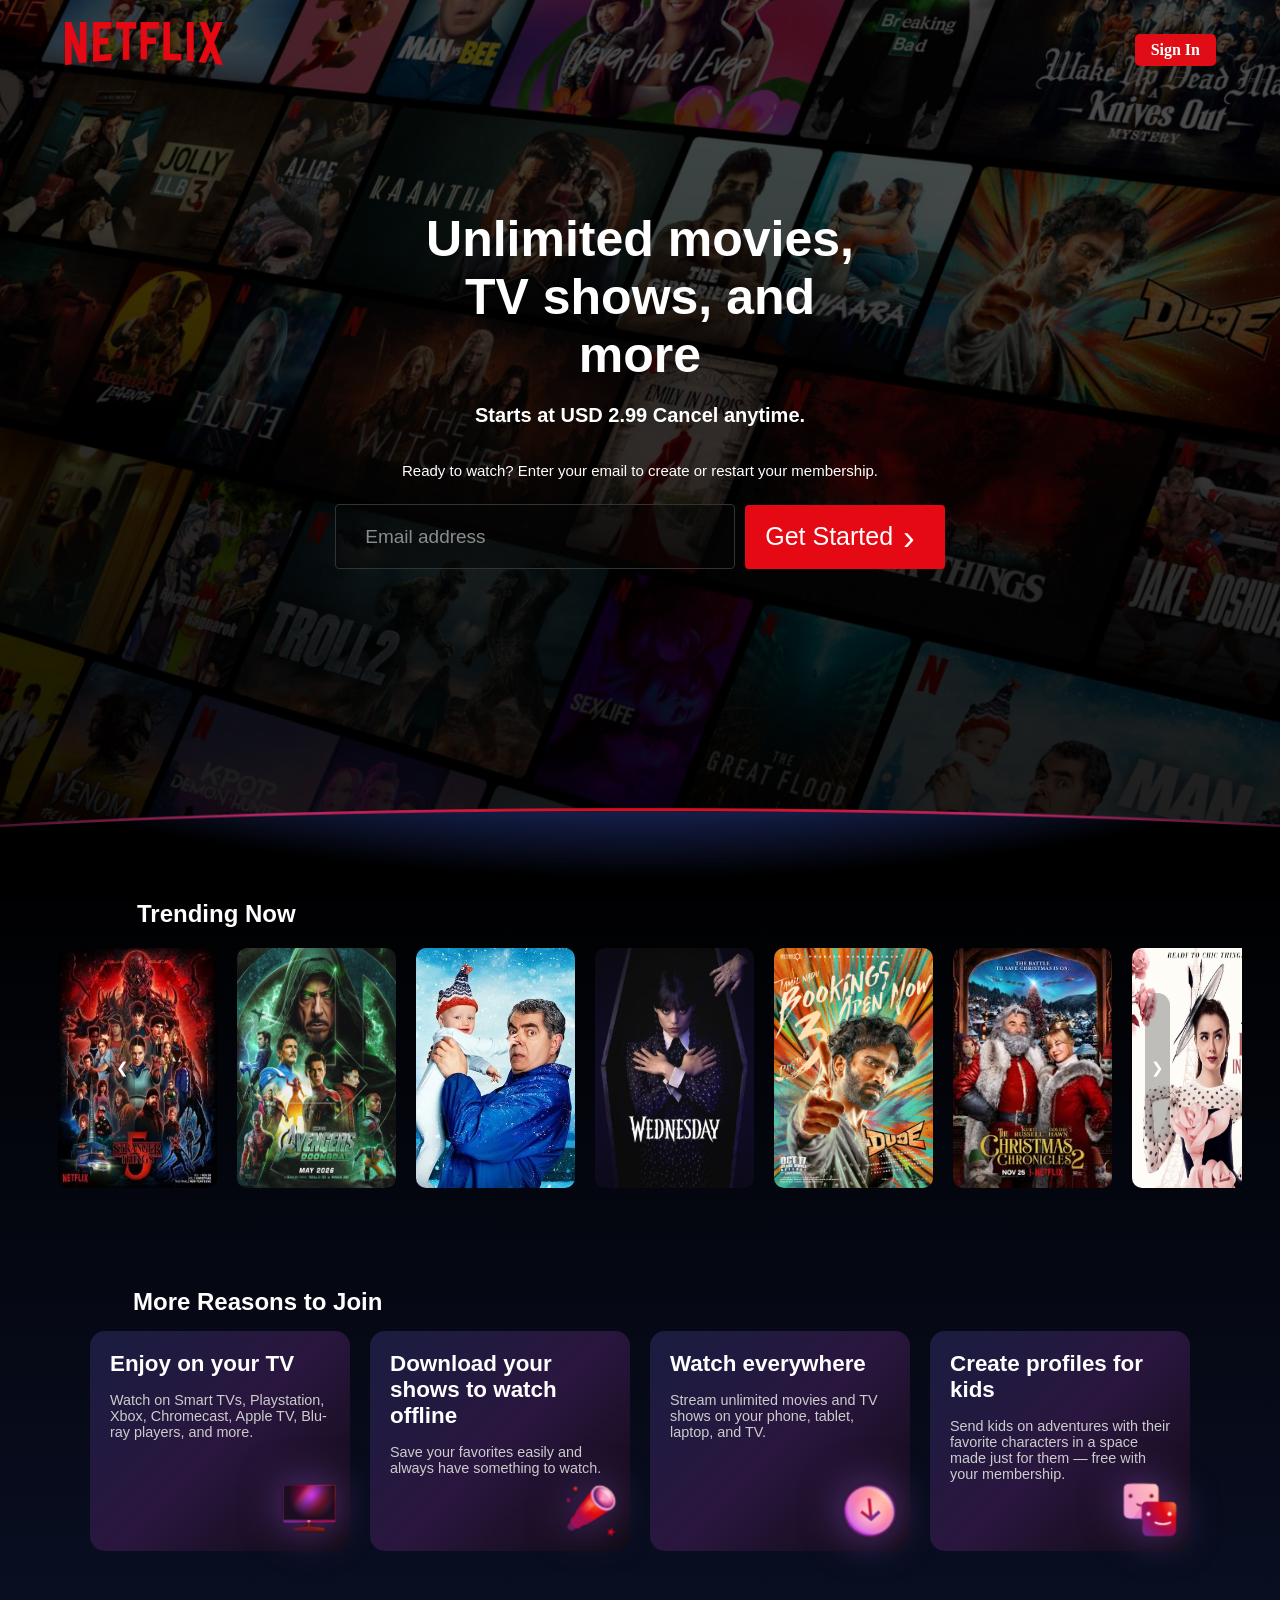
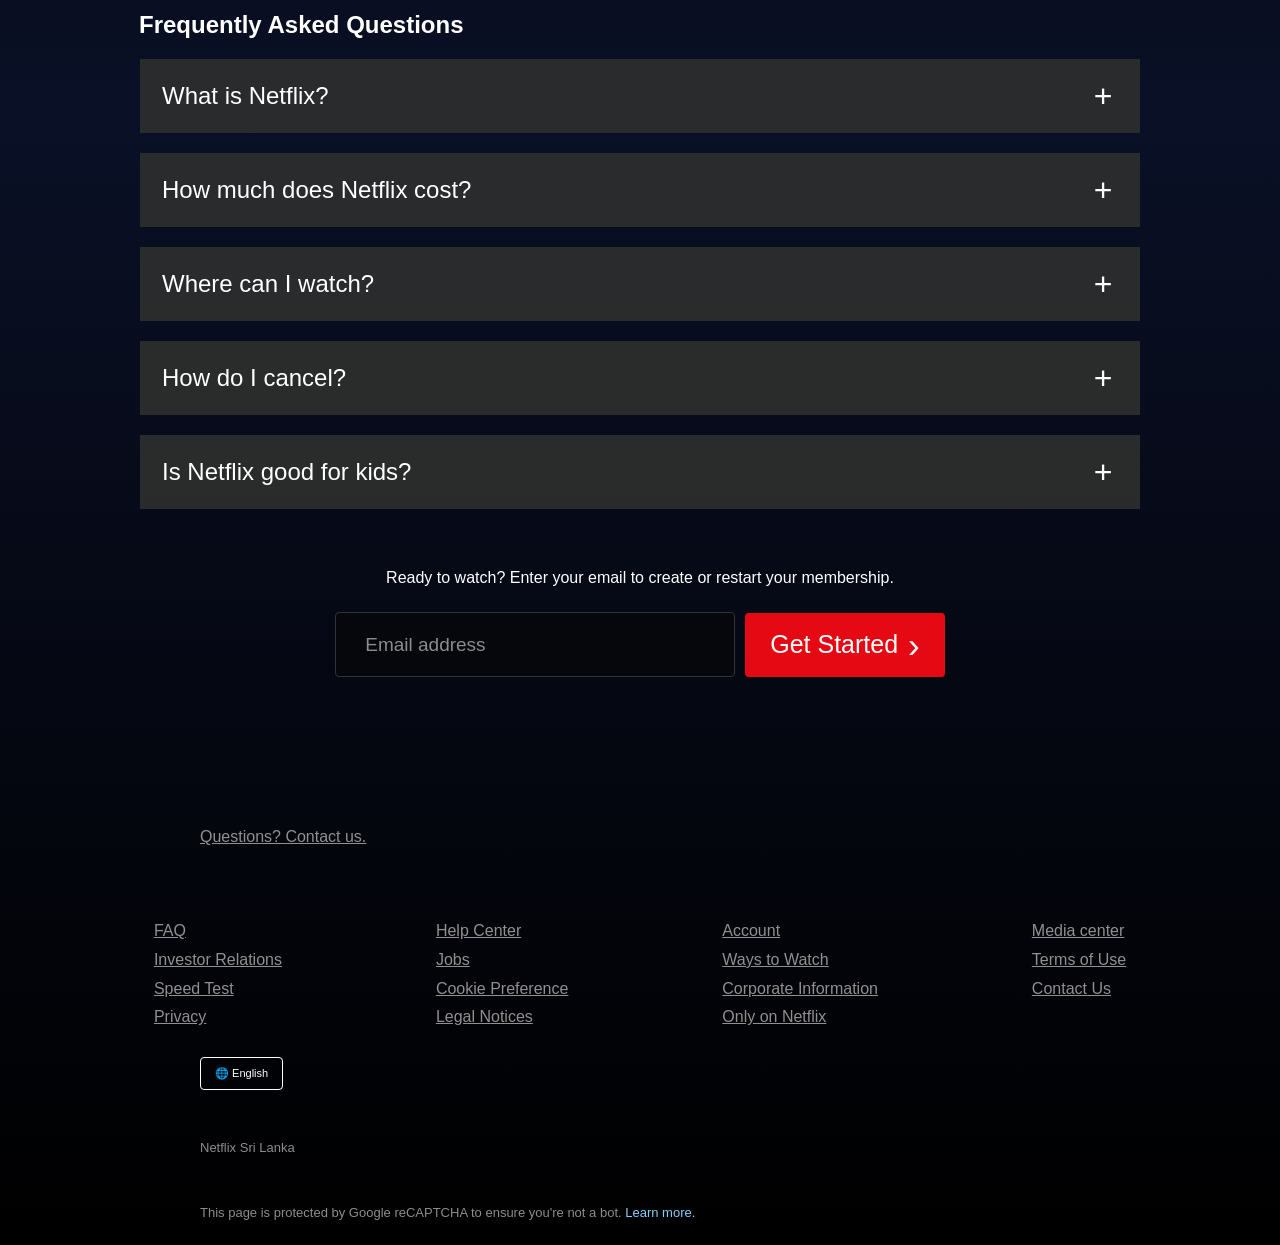
<file: index.html>
<!DOCTYPE html>
<html lang="en">

<head>
  <meta charset="UTF-8">
  <meta name="viewport" content="width=device-width, initial-scale=1.0">
  <title> Netflix Sri Lanka - Watch TV Shows Online, Watch Movies Online </title>
  <link rel="icon" href="Other Main/title_logo.png" type="image/png">
  <link rel="stylesheet" href="index.css">
</head>

<body>
  <header class="container">
    <nav> <a class="logo" href="#"><img src="Other Main/logo.png" alt=""></a> <a class="login_btn"
        href="login.html">Sign
        In</a> </nav>
  </header>
  <section class="hero">
    <div class="content2">
      <p class="p1"> Unlimited movies,<br> TV shows, and <br>more </p>
      <p class="p2"> <b>Starts at USD 2.99 Cancel anytime.</b> </p>
      <p class="p3"> Ready to watch? Enter your email to create or restart your membership. </p>
      <div class="hero-form">
        <div class="input-box">
          <input type="email" required /> <label>Email address</label>
        </div>
        <a class="btn" href="#"> Get Started <p class="symbol"> › </p> </a>
      </div>
    </div>
  </section>

  <section class="trending">
    <h1>
      Trending Now
    </h1>
    <div class="slider">
      <button class="nav2 left" id="leftBtn">&#10094;</button>

      <div class="gallery" id="gallery">

        <img src="Trending Images/Stranger Things.png" alt="Stranger Things Season 2" onclick="openModal('overlay1')">

        <img src="Trending Images/Avengers Doomsday.png" alt="Avengers Doomsday" onclick="openModal('overlay2')">

        <img src="Trending Images/Man vs Baby.png" alt="Man vs Baby" onclick="openModal('overlay3')">

        <img src="Trending Images/Wednesday.png" alt="Wednesday Season 2" onclick="openModal('overlay4')">

        <img src="Trending Images/Dude.png" alt="Dude" onclick="openModal('overlay5')">

        <img src="Trending Images/The Christmas Chronicles.jpg" alt="The Christmas Chronicles"
          onclick="openModal('overlay6')">

        <img src="Trending Images/Emily-in-Paris.jpg" alt="Emily in Paris" onclick="openModal('overlay7')">

        <img src="Trending Images/The Croods.png" alt="The Croods" onclick="openModal('overlay8')">


      </div>

      <button class="nav2 right" id="rightBtn">&#10095;</button>
    </div>
  </section>

  <!-- Stranger Things Overlay -->
  <div class="overlay" id="overlay1">
    <div class="modal">


      <div class="overlay_Background">

        <img src="Overlay Images/Stranger Things Season 5 Overlay.png" alt="Stranger Things Season 5">
        <span class="close" onclick="closeModal('overlay1')">×</span>

      </div>

      <div class="banner1">
        <div class="content">
          <h1>STRANGER THINGS</h1>

          <div class="tags">
            <span>2025</span>
            <span>18+</span>
            <span>Show</span>
            <span>Horror</span>
            <span>Sci-Fi</span>
            <span>Dramas</span>
          </div>

          <p>
            When a young boy vanishes, a small town uncovers a mystery involving
            secret experiments, terrifying supernatural forces and one strange little girl.
          </p>

          <button class="cta">Get Started →</button>
        </div>
      </div>
    </div>
  </div>




  <!-- Avengers Doctor Doom Overlay -->
  <div class="overlay" id="overlay2">
    <div class="modal">
      <span class="close" onclick="closeModal('overlay2')">×</span>

      <div class="overlay_Background">
        <img src="Overlay Images/Dooms Day Overlay.png" alt="Avengers:DoomsDay">
        <div class="blur-bottom2"></div>
      </div>

      <div class="banner2">
        <div class="content">
          <h1>AVENGERS: DOOMSDAY</h1>

          <div class="tags">
            <span>2026</span>
            <span>18+</span>
            <span>Show</span>
            <span>Adventure</span>
            <span>Sci-Fi</span>
            <span>Dramas</span>
          </div>

          <p>
            Earth’s mightiest heroes face their greatest threat yet as Doctor Doom rises.
          </p>

          <button class="cta">Get Started →</button>
        </div>
      </div>
    </div>
  </div>

  <!-- Man VS Baby Overlay -->
  <div class="overlay" id="overlay3">
    <div class="modal">
      <span class="close" onclick="closeModal('overlay3')">×</span>

      <div class="overlay_Background">
        <img src="Overlay Images/Man vs Baby overlay.png" alt="Man vs Baby overlay">
        <div class="blur-bottom3"></div>
      </div>

      <div class="banner3">
        <div class="content">
          <h1>Man VS Baby Overlay</h1>

          <div class="tags">
            <span>2025</span>
            <span>7+</span>
            <span>Show</span>
            <span>Comedies</span>

          </div>

          <p>
            As Christmas approaches, a blundering-all-the-way dad juggles housesitting a posh London penthouse with an
            unexpected pickle: caring for a lost baby.
          </p>

          <button class="cta">Get Started →</button>
        </div>
      </div>
    </div>
  </div>


  <!-- Wednesday Season 2 Overlay -->
  <div class="overlay" id="overlay4">
    <div class="modal">
      <span class="close" onclick="closeModal('overlay4')">×</span>

      <div class="overlay_Background">
        <img src="Overlay Images/Wednesday Season 2 Overlay.png" alt="Wednesday Season 2 Overlay">
        <div class="blur-bottom4"></div>
      </div>

      <div class="banner4">
        <div class="content">
          <h1> Wednesday Season 2</h1>

          <div class="tags">
            <span>2025</span>
            <span>18+</span>
            <span>Show</span>
            <span>Comedies</span>
            <span>Fantacy</span>
            <span>Mysteries</span>
          </div>

          <p>
            Smart, sarcastic and a little dead inside, Wednesday Addams investigates twisted mysteries while making new
            friends and foes at Nevermore Academy.
          </p>

          <button class="cta">Get Started →</button>
        </div>
      </div>
    </div>
  </div>

  <!-- Dude Overlay -->
  <div class="overlay" id="overlay5">
    <div class="modal">
      <span class="close" onclick="closeModal('overlay5')">×</span>

      <div class="overlay_Background">
        <img src="Overlay Images/Dude Overlay.png" alt="Dude Overlay">
        <div class="blur-bottom5"></div>
      </div>

      <div class="banner5">
        <div class="content">
          <h1>Dude</h1>

          <div class="tags">
            <span>2025</span>
            <span>13+</span>
            <span>Movie</span>
            <span>Comedies</span>
            <span>Romance</span>
          </div>

          <p>
            Childhood friends Agan and Kural reach a crossroads when unexpected feelings and family pressure threaten to
            upend their relationship.
          </p>

          <button class="cta">Get Started →</button>
        </div>
      </div>
    </div>
  </div>

  <!-- The Christmas Chronicles -->
  <div class="overlay" id="overlay6">
    <div class="modal">
      <span class="close" onclick="closeModal('overlay6')">×</span>

      <div class="overlay_Background">
        <img src="Overlay Images/The-Christmas-Chronicles overlay.png" alt="The-Christmas-Chronicles overlay">
        <div class="blur-bottom6"></div>
      </div>

      <div class="banner6">
        <div class="content">
          <h1>The Christmas Chronicles</h1>

          <div class="tags">
            <span>2026</span>
            <span>PG</span>
            <span>Movie</span>
            <span>Adventure</span>
            <span>Comedy</span>
            <span>Family</span>
          </div>

          <p>
            Follow the magical adventure of two siblings who team up with Santa Claus to save Christmas, encountering
            fun, and heartwarming moments along the way.
          </p>


          <button class="cta">Get Started →</button>
        </div>
      </div>
    </div>
  </div>

  <!-- Emily in Paris Overlay -->
  <div class="overlay" id="overlay7">
    <div class="modal">
      <span class="close" onclick="closeModal('overlay7')">×</span>

      <div class="overlay_Background">
        <img src="Overlay Images/Emily in paris Season 4 Overlay.png" alt="Emily in paris Season 4 Overlay">
        <div class="blur-bottom7"></div>
      </div>

      <div class="banner7">
        <div class="content">
          <h1>Emily in paris Season 4</h1>

          <div class="tags">
            <span>2026</span>
            <span>18+</span>
            <span>Show</span>
            <span>Comedies</span>
            <span>Romance</span>
            <span>Dramas</span>
          </div>

          <p>
            New passions. New fashions. New Emily? A plucky American marketing whiz spreads her wings in life and love
            after landing her dream job in Paris.
          </p>

          <button class="cta">Get Started →</button>
        </div>
      </div>
    </div>
  </div>

  <!-- The Croods Overlay -->
  <div class="overlay" id="overlay8">
    <div class="modal">
      <span class="close" onclick="closeModal('overlay8')">×</span>

      <div class="overlay_Background">
        <img src="Overlay Images/The Croods overlay.png" alt="The Croods overlay">
        <div class="blur-bottom8"></div>
      </div>

      <div class="banner8">
        <div class="content">
          <h1>The Croods 2</h1>

          <div class="tags">
            <span>2026</span>
            <span>PG</span>
            <span>Movie</span>
            <span>Adventure</span>
            <span>Animation</span>
            <span>Family</span>
          </div>

          <p>
            Join the Croods family on a thrilling journey as they explore new worlds, face hilarious challenges, and
            discover the true meaning of family and courage.
          </p>


          <button class="cta">Get Started →</button>
        </div>
      </div>
    </div>
  </div>




  <section class="reasons">
    <h1>More Reasons to Join</h1>
    <div class="cards-container">
      <div class="card">
        <h2>Enjoy on your TV</h2>
        <p>Watch on Smart TVs, Playstation, Xbox, Chromecast, Apple TV, Blu-ray players, and more.</p>
        <img src="Icon Images/icon1.png" alt="TV icon" class="mockup">
      </div>

      <div class="card">
        <h2>Download your shows to watch offline</h2>
        <p>Save your favorites easily and always have something to watch.</p>
        <img src="Icon Images/icon2.png" alt="TV icon" class="mockup">
      </div>

      <div class="card">
        <h2>Watch everywhere</h2>
        <p>Stream unlimited movies and TV shows on your phone, tablet, laptop, and TV.</p>
        <img src="Icon Images/icon3.png" alt="TV icon" class="mockup">
      </div>

      <div class="card">
        <h2>Create profiles for kids</h2>
        <p>Send kids on adventures with their favorite characters in a space made just for them — free with your
          membership.</p>
        <img src="Icon Images/icon4.png" alt="TV icon" class="mockup">
      </div>
    </div>
  </section>




  <!--Frequently Asked Questions Hide-->
  <section class="content3">
    <h1>Frequently Asked Questions</h1>

    <div class="faq-item">
      <div class="bar">
        <p>What is Netflix?</p>
        <span>+</span>
      </div>
      <div class="bar_hidden">
        <p>Netflix is a streaming service that offers a wide variety of award-winning TV shows, movies, anime,
          documentaries, and more.</p>
        <p>You can watch as much as you want, whenever you want — all for one low monthly price.</p>
      </div>
    </div>

    <div class="faq-item">
      <div class="bar">
        <p>How much does Netflix cost?</p>
        <span>+</span>
      </div>
      <div class="bar_hidden">
        <p>Plans range from USD 2.99 to USD 9.99 per month.</p>
      </div>
    </div>

    <div class="faq-item">
      <div class="bar">
        <p>Where can I watch?</p>
        <span>+</span>
      </div>
      <div class="bar_hidden">
        <p>Watch anywhere on phones, tablets, laptops, Smart TVs, and more.</p>
      </div>
    </div>

    <div class="faq-item">
      <div class="bar">
        <p>How do I cancel?</p>
        <span>+</span>
      </div>
      <div class="bar_hidden">
        <p>You can cancel anytime online with no fees.</p>
      </div>
    </div>

    <div class="faq-item">
      <div class="bar">
        <p>Is Netflix good for kids?</p>
        <span>+</span>
      </div>
      <div class="bar_hidden">
        <p>
          Netflix Kids includes parental controls and child-friendly content.
        </p>
      </div>
    </div>

  </section>

  <footer>
    <p class="p1">Ready to watch? Enter your email to create or restart your membership.</p>
    <div class="footer-form">
      <div class="input-box2">
        <input type="email" required /> <label>Email address</label>
      </div>
      <a class="btn2" href="#"> Get Started <p class="symbol2"> › </p>
      </a>
    </div>

    <a href="#" class="a1">Questions? Contact us.</a>

    <div class="content4">
      <div class="block1">
        <a href="#">FAQ</a><br>
        <a href="#">Investor Relations</a><br>
        <a href="#">Speed Test</a><br>
        <a href="#">Privacy</a><br>
      </div>

      <div class="block2">
        <a href="#">Help Center</a><br>
        <a href="#">Jobs</a><br>
        <a href="#">Cookie Preference</a><br>
        <a href="#">Legal Notices</a><br>
      </div>

      <div class="block3">
        <a href="#">Account</a><br>
        <a href="#">Ways to Watch</a><br>
        <a href="#">Corporate Information</a><br>
        <a href="#">Only on Netflix</a><br>
      </div>

      <div class="block4">
        <a href="#">Media center</a><br>
        <a href="#">Terms of Use</a><br>
        <a href="#">Contact Us</a><br>
      </div>
    </div>

    <div class="language-selector">
      <button class="lang-btn">🌐 English</button>
      <ul class="lang-menu">
        <li data-lang="en">English</li>
      </ul>
    </div>

    <div class="last">
      <p>
        Netflix Sri Lanka
      </p>
      <p>This page is protected by Google reCAPTCHA to ensure you're not a bot. <a class="a-notice" id="a-notice">Learn more.</a></p>
    </div>
    
  <div class="hidden_msg" id="hidden_msg">
    The information collected by Google reCAPTCHA is subject to the Google <a
      href="https://policies.google.com/privacy">Privacy Policy</a> and <a
      href="https://policies.google.com/terms">Terms of Service</a>, and is used for providing,
    maintaining, and improving the reCAPTCHA service and for general security purposes (it is not used
    for personalized advertising by Google).
  </div>

  </footer>





  <script>

    const gallery = document.getElementById("gallery");
    const leftBtn = document.getElementById("leftBtn");
    const rightBtn = document.getElementById("rightBtn");

    function updateButtons() {
      // show left button only if scrolled
      leftBtn.style.display = gallery.scrollLeft > 0 ? "block" : "none";

      // hide right button if end reached
      if (gallery.scrollLeft + gallery.clientWidth >= gallery.scrollWidth) {
        rightBtn.style.display = "none";
      } else {
        rightBtn.style.display = "block";
      }
    }

    rightBtn.addEventListener("click", () => {
      gallery.scrollLeft += gallery.offsetWidth / 4;
      setTimeout(updateButtons, 300);
    });

    leftBtn.addEventListener("click", () => {
      gallery.scrollLeft -= gallery.offsetWidth / 4;
      setTimeout(updateButtons, 300);
    });


    //Overlay 
    function openModal(id) {
      document.getElementById(id).style.display = "flex";
      document.querySelector(".nav2.left").style.display = "none";
      document.querySelector(".nav2.right").style.display = "none";
    }

    function closeModal(id) {
      document.getElementById(id).style.display = "none";
      document.querySelector(".nav2.left").style.display = "block";
      document.querySelector(".nav2.right").style.display = "block";
    }


    document.querySelectorAll(".bar").forEach(bar => {
      bar.addEventListener("click", () => {
        const answer = bar.nextElementSibling;
        const icon = bar.querySelector("span");

        const isOpen = answer.style.display === "block";

        // Close all
        document.querySelectorAll(".bar_hidden").forEach(b => b.style.display = "none");
        document.querySelectorAll(".bar span").forEach(s => s.textContent = "+");

        // Open current
        if (!isOpen) {
          answer.style.display = "block";
          icon.textContent = "×";
        }
      });
    });

    function openModal(id) {
      document.body.style.overflow = "hidden";
      document.getElementById(id).style.display = "flex";
    }

    function closeModal(id) {
      document.body.style.overflow = "auto";
      document.getElementById(id).style.display = "none";
    }

    const selector = document.querySelector(".language-selector");
    const button = document.querySelector(".lang-btn");
    const items = document.querySelectorAll(".lang-menu li");

    button.addEventListener("click", () => {
      selector.classList.toggle("active");
    });

    items.forEach(item => {
      item.addEventListener("click", () => {
        const lang = item.dataset.lang;
        button.textContent = "🌐 " + item.textContent;
        selector.classList.remove("active");

        // Example action
        console.log("Language selected:", lang);
      });
    });

    // Close when clicking outside
    document.addEventListener("click", (e) => {
      if (!selector.contains(e.target)) {
        selector.classList.remove("active");
      }
    });

    const a_notice = document.getElementById("a-notice");
    const hiddenContent = document.getElementById("hidden_msg");

    a_notice.addEventListener("click", function () {
      if (hiddenContent.style.display === "none") {
        hiddenContent.style.display = "block";
        a_notice.textContent = "";
      } else {
        hiddenContent.style.display = "none";
      }
    });


  </script>

</body>

</html>
</file>
<file: index.css>
* {
    margin: 0;
    padding: 0;
    box-sizing: border-box;

}

body {
    background: linear-gradient(180deg,
            #000000 30%,
            #0a1026 60%,
            #000000 100%);
}

header {
    height: 100px;
    position: absolute;
    display: flex;
    align-items: center;
    width: 100%;
    top: 0;
    left: 0;
    right: 0;
    z-index: 11;
    justify-content: space-between;
    padding: 5px 5vw;
}

.container nav {
    display: flex;
    align-items: center;
    justify-content: space-between;
    width: 100%;
}

.logo img {
    width: 10rem;
}

header nav .login_btn {
    background: rgb(224, 12, 22);
    height: 2rem;
    padding: 1rem;
    display: inline-flex;
    align-items: center;
    justify-content: center;
    flex-shrink: 0;
    color: #ffffff;
    font-weight: 600;
    border-radius: 0.3rem;
    text-align: left;
    text-decoration: none;
}

header nav .login_btn:hover {
    background-color: #9a070e;
    transition: cubic-bezier(0.075, 0.82, 0.165, 1);
}

.hero {
    background-image: url(Other\ Main/Background_photo.png);
    position: relative;
    height: 100vh;
    background-size: cover;
    background-position: center;
    width: 100%;
}

.content2 {
    padding-top: 200px;
    text-align: center;
}

.content2 p {
    color: #fff;
    font-family: sans-serif;
    padding: 10px;
}

.content2 .p1 {
    font-size: 50px;
    font-weight: 900;
}

.content2 .p2 {
    padding-bottom: 25px;
    font-size: 20px;
}

.content2 .p3 {
    font-weight: lighter;
    font-size: 15px;
}

.hero-form {
    display: flex;
    align-items: center;
    gap: 10px;
    width: fit-content;
    margin: 80px auto;
    margin-top: 15px;
}

/* input box */
.input-box {
    position: relative;
    width: 400px;
}

.input-box input {
    width: 100%;
    padding: 30px 15px 15px;
    background: #07070784;
    border: 1px solid #333;
    color: #fff;
    font-size: 16px;
    border-radius: 4px;
    outline: none;
    font-weight: 500;
}

.input-box label {
    position: absolute;
    top: 50%;
    left: 30px;
    color: #8c8c8c;
    transform: translateY(-50%);
    pointer-events: none;
    transition: 0.2s ease;
    font-size: 19px;
    font-family: Arial, Helvetica, sans-serif;
}

/* floating effect */
.input-box input:focus+label,
.input-box input:valid+label {
    top: 8px;
    font-size: 15px;
}

.btn {
    background: #e50914;
    color: #fff;
    font-size: 25px;
    padding: 2px 20px;
    border: none;
    border-radius: 4px;
    cursor: pointer;
    display: flex;
    align-items: center;
    text-decoration: none;
    font-family: Arial, Helvetica, sans-serif;
}

.btn:hover {
    background: #f6121d;
}

.symbol {
    font-size: 35px;
    text-transform: uppercase;
    text-align: center;
    justify-content: center;
    font-weight: lighter;
}

.trending h1 {
    padding: 0px 150px 0 137px;
    color: #fff;
    font-family: 'Gill Sans', 'Gill Sans MT', Calibri, 'Trebuchet MS', sans-serif;
}

#gallery img {
    width: 8rem;
    height: 15rem;
}

.slider {
    position: relative;
    display: flex;
    justify-content: center;
    /* 👈 center gallery */
    align-items: center;
}

.gallery {
    display: flex;
    gap: 20px;
    overflow-x: auto;
    scrollbar-width: none;
    padding: 20px;
    justify-content: flex-start;
    /* ✅ MUST be this */
}

.gallery::-webkit-scrollbar {
    display: none;
    /* Chrome / Safari */
}

.gallery img {
    flex: 0 0 13.66%;
    /* 100 / 6 */
    border-radius: 10px;
    transition: transform 0.3s ease-in-out;
}

.gallery img:hover {
    transform: scale(1.1);
    border-radius: 10px;
    box-shadow: 0 4px 8px rgba(70, 28, 186, 0.693);
}

.nav2 {
    position: absolute;
    top: 50%;
    transform: translateY(-50%);
    background: rgba(60, 60, 60, 0.327);
    color: rgb(255, 255, 255);
    border: none;
    height: 150px;
    font-size: 15px;
    width: 25px;
    cursor: pointer;
    z-index: 10;
    font-weight: 10px;
    border-radius: 30px;
}

.left {
    left: 110px;
}

.right {
    right: 110px;
}


/* Overlay */

.overlay {
    position: fixed;
    inset: 0;
    background: rgba(0, 0, 0, 0.685);
    display: none;
    justify-content: center;
    align-items: center;
    z-index: 1000;
}

.modal {
    width: 501.75px;
    height: 510px;
    border-radius: 14px;
    overflow: hidden;
    display: flex;
    flex-direction: column;
    position: relative;
    color: #fff;
}

.overlay_Background {
    position: relative;
    width: 100%;
    height: 100%;
    overflow: hidden;
}

.overlay_Background img {
    width: 100%;
    height: 100%;
    object-fit: contain;
    /* FULL IMAGE */
    object-position: center;
}

.banner1 {
    height: 70%;
    background: linear-gradient(135deg,
            rgb(64, 33, 25) 0%,
            rgb(106, 31, 31) 50%,
            rgb(14, 10, 18) 100%);
    padding: 50px;
}

.banner2 {
    height: 70%;
    background: linear-gradient(135deg,
            rgb(47, 104, 42) 0%,
            rgb(21, 60, 21) 30%,
            rgb(14, 10, 18) 100%);
    padding: 50px;
}

.banner3 {
    height: 70%;
    background: linear-gradient(135deg,
            rgb(45, 105, 124) 0%,
            rgb(31, 30, 85) 50%,
            rgb(14, 10, 18) 100%);
    padding: 50px;
}

.banner4 {
    height: 70%;
    background: linear-gradient(135deg,
            rgb(25, 29, 64) 0%,
            rgb(42, 22, 63) 50%,
            rgb(14, 10, 18) 100%);
    padding: 50px;
}

.banner5 {
    height: 70%;
    background: linear-gradient(135deg,
            rgb(82, 82, 37) 0%,
            rgb(74, 75, 21) 50%,
            rgb(14, 10, 18) 100%);
    padding: 50px;
}

.banner6 {
    height: 77%;
    background: linear-gradient(135deg,
            rgb(98, 16, 30) 0%,
            rgb(123, 14, 14) 50%,
            rgb(14, 10, 18) 100%);
    padding: 50px;
}

.banner7 {
    height: 70%;
    background: linear-gradient(135deg,
            rgb(101, 103, 102) 0%,
            rgb(88, 88, 88) 50%,
            rgb(14, 10, 18) 100%);
    padding: 50px;
}

.banner8 {
    height: 109%;
    background: linear-gradient(135deg,
            rgb(97, 102, 149) 0%,
            rgb(27, 63, 126) 50%,
            rgb(14, 10, 18) 100%);
    padding: 50px;
}

.content {
    position: absolute;
    bottom: 40px;
    left: 40px;
    max-width: 450px;
    color: #fff;
    top: 280px;
    font-family: Arial, Helvetica, sans-serif;
}


.content h1 {
    font-size: 33px;
    margin-bottom: 12px;
    letter-spacing: 1px;
}

.tags span {
    background: #171717;
    padding: 5px 10px;
    margin-right: 6px;
    border-radius: 6px;
    font-size: 12px;
}

.content p {
    margin: 18px;
    margin-left: 0;
    font-size: 13px;
    line-height: 1.6;
}

.cta {
    background: #e50914;
    border: none;
    padding: 12px 24px;
    color: white;
    font-size: 14px;
    border-radius: 6px;
    cursor: pointer;
}

.close {
    position: absolute;
    top: 15px;
    right: 20px;
    font-size: 26px;
    color: white;
    cursor: pointer;
    z-index: 10;
    width: 30px;
    /* width smaller than height */
    height: 30px;
    /* taller vertically */
    display: flex;
    align-items: center;
    justify-content: center;
    border-radius: 20px;
    /* smooth vertical edges */
    transition: all 0.2s ease;
}

.close:hover {
    background-color: rgba(255, 255, 255, 0.414);
    color: rgb(255, 255, 255);
    transform: scale(1.05);
}

.reasons {

    padding: 50px 20px;
    color: #fff;
}

.reasons h1 {
    padding: 30px 150px 15px 113px;
    color: #fff;
    font-family: 'Gill Sans', 'Gill Sans MT', Calibri, 'Trebuchet MS', sans-serif;
}

.cards-container {
    display: flex;
    justify-content: center;
    flex-wrap: wrap;
    /* allows wrapping on smaller screens */
    gap: 20px;
    max-width: 1200px;
    margin: 0 auto;
}

.card {
    background: linear-gradient(135deg,
            rgb(25, 29, 64) 0%,
            rgb(42, 22, 63) 50%,
            rgb(14, 10, 18) 100%);
    min-height: 220px;
    width: 260px;
    border-radius: 15px;
    position: relative;
    padding: 15px;
    box-sizing: border-box;
}

.card h2 {
    font-family: Arial, Helvetica, sans-serif;
    color: #fff;
    padding: 5px 5px 0;
    font-size: 1.4rem;
}

.card p {
    color: #ccc;
    font-family: Arial, Helvetica, sans-serif;
    font-size: 0.9rem;
    padding: 15px 5px;
}

.mockup {
    position: absolute;
    right: 10px;
    bottom: 10px;
    max-width: 60px;
    max-height: 60px;
    filter: drop-shadow(0 0 20px rgba(115, 63, 158, 0.8));
}

.plus-btn {
    font-size: 22px;
    padding: 10px 16px;
    cursor: pointer;
}

/* PANEL */
.info-panel {
    position: fixed;
    top: 0;
    left: 0;
    width: 100%;
    background: #2f2f2f;
    color: white;
    transform: translateY(-100%);
    transition: transform 0.4s ease;
    z-index: 1000;
}

/* SHOW PANEL */
.info-panel.active {
    transform: translateY(0);
}

/* HEADER */
.info-header {
    display: flex;
    justify-content: space-between;
    align-items: center;
    padding: 20px;
    border-bottom: 1px solid #444;
}

.close-btn {
    font-size: 26px;
    background: none;
    border: none;
    color: white;
    cursor: pointer;
}

/* CONTENT */
.info-content {
    padding: 20px;
    line-height: 1.6;
}

.content3 {

    font-family: Arial, Helvetica, sans-serif;
    color: white;
}

.content3 h1 {
    padding: 10px 139px;
    font-family: 'Gill Sans', 'Gill Sans MT', Calibri, 'Trebuchet MS', sans-serif;
}

.faq-item {
    padding: 10px 140px;
    font-family: Arial, Helvetica, sans-serif;
}

.bar {
    background: #2d2d2df3;
    padding: 22px;
    display: flex;
    justify-content: space-between;
    align-items: center;
    cursor: pointer;
    font-size: 1.5rem;
}

.bar span {
    font-size: 2rem;
    color: white;
    cursor: pointer;
    z-index: 10;
    width: 30px;
    height: 30px;
    display: flex;
    align-items: center;
    justify-content: center;
    border-radius: 20px;
    transition: all 0.2s ease;
}

.bar span:hover {
    background-color: rgba(255, 255, 255, 0.414);
    color: rgb(255, 255, 255);
    /* optional */
    transform: scale(1.05);
}

.bar_hidden {
    background: #2d2d2d;
    padding: 20px;
    display: none;
    border-top: 1px solid #000;
    font-size: 1.4rem;
}

.bar_hidden p {
    margin-bottom: 10px;
}

footer {
    font-family: Arial, Helvetica, sans-serif;
    color: white;
}

.content4 {
    display: flex;
    justify-content: space-evenly;
    line-height: 1.8;
}

footer a {
    color: #928f8f;
}

footer .p1 {
    text-align: center;
    padding: 50px 0 10px;
}

footer .a1 {
    padding: 200px;
    line-height: 10;
}


.language-selector {
    position: relative;
    display: inline-block;
}

.lang-btn {
    background: transparent;
    border: 1px solid #fff;
    color: #fff;
    padding: 9px 14px;
    cursor: pointer;
    font-size: 11px;
    border-radius: 4px;
    margin: 25px 200px;
}

.lang-menu {
    list-style: none;
    position: absolute;
    right: 0;
    top: 110%;
    background: #000;
    border: 1px solid #333;
    display: none;
    min-width: 120px;
    z-index: 1000;
}

.lang-menu li {
    padding: 0px;
    color: #fff;
    cursor: pointer;
}

.lang-menu li:hover {
    background: #222;
}

/* Show menu */
.language-selector.active .lang-menu {
    display: block;
}

.footer-form {
    display: flex;
    align-items: center;
    gap: 10px;
    width: fit-content;
    margin: 80px auto;
    margin-top: 15px;
}

/* input box */
.input-box2 {
    position: relative;
    width: 400px;
}

.input-box2 input {
    width: 100%;
    padding: 30px 15px 15px;
    background: #07070784;
    border: 1px solid #333;
    color: #fff;
    font-size: 16px;
    border-radius: 4px;
    outline: none;
    font-weight: 500;
}

.input-box2 label {
    position: absolute;
    top: 50%;
    left: 30px;
    color: #8c8c8c;
    transform: translateY(-50%);
    pointer-events: none;
    transition: 0.2s ease;
    font-size: 19px;
    font-family: Arial, Helvetica, sans-serif;
}

/* floating effect */
.input-box2 input:focus+label,
.input-box2 input:valid+label {
    top: 8px;
    font-size: 15px;
}

.btn2 {
    background: #e50914;
    color: #fff;
    font-size: 25px;
    padding: 12px 25px;
    border: none;
    border-radius: 4px;
    cursor: pointer;
    display: flex;
    align-items: center;
    text-decoration: none;
    font-family: Arial, Helvetica, sans-serif;
}

.btn2:hover {
    background: #f6121d;
}

.symbol2 {
    font-size: 35px;
    text-transform: uppercase;
    text-align: center;
    justify-content: center;
    font-weight: lighter;
    padding-left: 10px;
}

.last {
    padding-left: 200px;
    font-size: 10px;
    color: #8c8c8c;
}

.last p {
    line-height: 5;
    font-size: 13px;
}

.last a {
    color: lightskyblue;
}

.hidden_msg {
    display: none;
    padding: 60px;
    color: #b3b3b3;
    font-size: 12px;
}

.last a{
    cursor: pointer;
}
</file>
